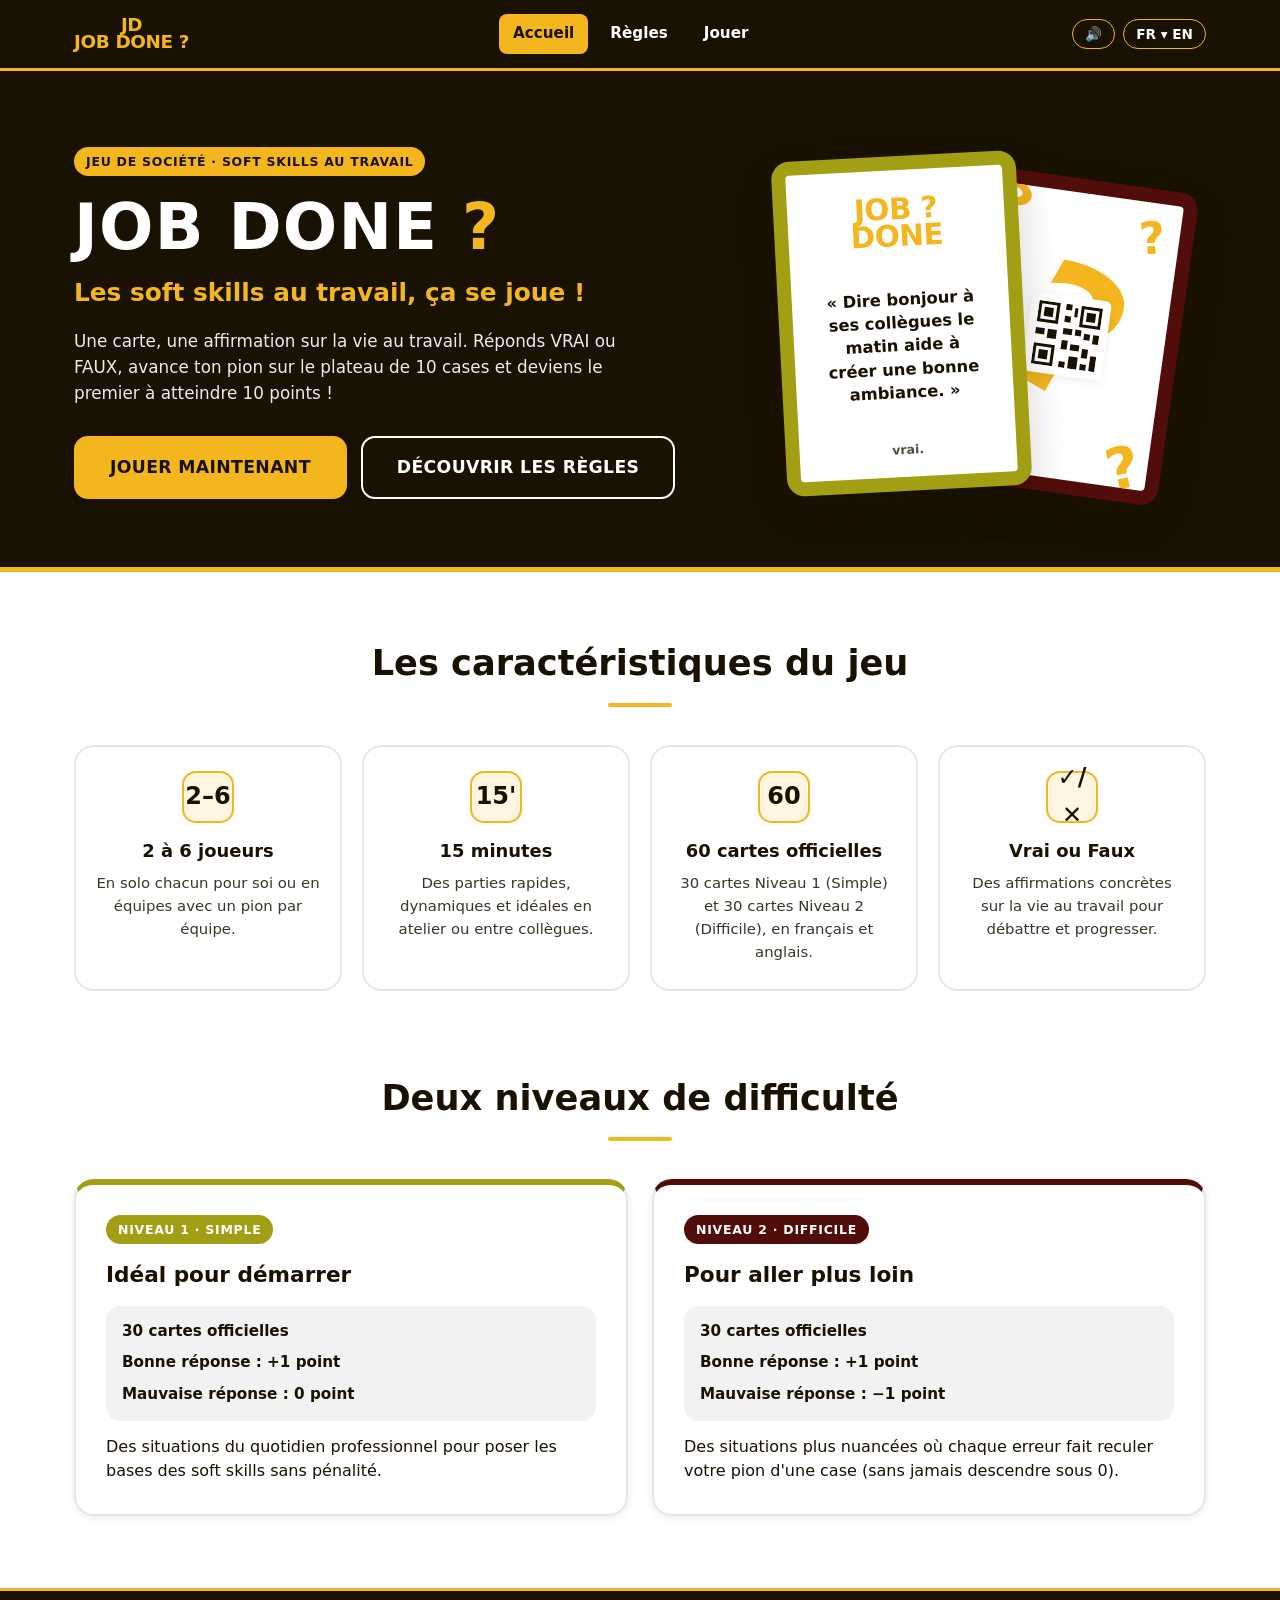
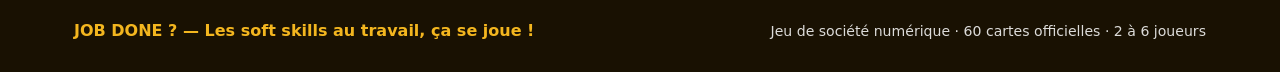
<file: pages/accueil.html>
<!DOCTYPE html>
<html lang="fr">
<head>
  <meta charset="UTF-8" />
  <meta name="viewport" content="width=device-width, initial-scale=1.0" />
  <title>JOB DONE ? — Accueil</title>
  <link rel="stylesheet" href="../css/style.css" />
  <link rel="stylesheet" href="../css/accueil.css" />
  <link rel="stylesheet" href="../css/responsive.css" />
</head>
<body>
  <header class="navbar">
    <div class="container navbar__inner">
      <a href="../index.html" class="brand">
        <span class="brand__mark">JD</span>
        <span>JOB DONE <span class="brand__accent">?</span></span>
      </a>
      <nav class="navbar__links" aria-label="Navigation principale">
        <a href="accueil.html" class="nav-link is-active" data-i18n="navHome">Accueil</a>
        <a href="regles.html" class="nav-link" data-i18n="navRules">Règles</a>
        <a href="configuration.html" class="nav-link" data-i18n="navPlay">Jouer</a>
        <a href="jeu.html" class="nav-link" data-requires-saved-game hidden data-i18n="navResume">Reprendre</a>
      </nav>
      <div class="navbar__actions">
        <button type="button" class="icon-pill-btn" data-sound-toggle>🔊</button>
        <button type="button" class="icon-pill-btn" data-lang-toggle>FR ▾ EN</button>
      </div>
    </div>
  </header>

  <div class="saved-game-banner" data-requires-saved-game hidden>
    <div class="container saved-game-banner__inner">
      <span data-i18n="savedBannerText">Une partie est actuellement sauvegardée.</span>
      <a href="jeu.html" class="btn btn--secondary btn--sm" data-i18n="btnResumeGame">REPRENDRE LA PARTIE EN COURS</a>
    </div>
  </div>

  <main>
    <section class="hero">
      <div class="container hero__grid">
        <div>
          <span class="badge badge--gold" data-i18n="heroBadge">JEU DE SOCIÉTÉ · SOFT SKILLS AU TRAVAIL</span>
          <h1 class="hero__title">JOB DONE <span>?</span></h1>
          <p class="hero__catchphrase" data-i18n="heroCatchphrase">Les soft skills au travail, ça se joue !</p>
          <p class="hero__desc" data-i18n="heroDesc">
            Une carte, une affirmation sur la vie au travail. Réponds VRAI ou FAUX, avance ton pion sur le plateau de 10 cases et deviens le premier à atteindre 10 points !
          </p>
          <div class="hero__cta">
            <a href="configuration.html" class="btn btn--primary btn--lg" data-i18n="btnPlayNow">JOUER MAINTENANT</a>
            <a href="regles.html" class="btn btn--outline-light btn--lg" data-i18n="btnDiscoverRules">DÉCOUVRIR LES RÈGLES</a>
          </div>
        </div>

        <div class="hero-cards-fan" aria-hidden="true">
          <div class="jd-card jd-card--simple hero-card-front">
            <div class="jd-card__logo">
              <span class="jd-card__logo-line">JOB ?</span>
              <span class="jd-card__logo-line">DONE</span>
            </div>
            <div class="jd-card__body">
              <p class="jd-card__statement" id="heroSampleQuote">
                Dire bonjour à ses collègues le matin aide à créer une bonne ambiance.
              </p>
            </div>
            <div class="jd-card__footer" id="heroSampleAnswer">vrai.</div>
          </div>

          <div class="jd-card jd-card--difficile jd-card--back hero-card-back">
            <span class="jd-card__qmark jd-card__qmark--tl">?</span>
            <span class="jd-card__qmark jd-card__qmark--tr">?</span>
            <span class="jd-card__qmark jd-card__qmark--main">?</span>
            <span class="jd-card__qmark jd-card__qmark--br">?</span>
            <div class="jd-card__qr-pad">
              <svg width="64" height="64" viewBox="0 0 21 21" fill="#191102" xmlns="http://www.w3.org/2000/svg">
                <path d="M0 0h7v7H0V0zm1 1v5h5V1H1zm1 1h3v3H2V2zm12-2h7v7h-7V0zm1 1v5h5V1h-5zm1 1h3v3h-3V2zM0 14h7v7H0v-7zm1 1v5h5v-5H1zm1 1h3v3H2v-3zM9 0h2v2H9V0zm3 1h1v3h-1V1zM9 4h2v2H9V4zm0 4h3v2H9V8zm4 0h2v2h-2V8zm3 1h2v2h-2V9zm3 0h2v3h-2V9zM0 9h3v2H0V9zm4 0h3v3H4V9zm5 3h2v3H9v-3zm3 1h3v2h-3v-2zm4 1h2v3h-2v-3zm3 2h2v5h-2v-5zm-7 1h3v4h-3v-4zm-3 2h2v2H9v-2zm7 0h2v2h-2v-2z"/>
              </svg>
            </div>
          </div>
        </div>
      </div>
    </section>

    <section class="section">
      <div class="container">
        <div class="section__header">
          <h2 class="section__title" data-i18n="featuresTitle">Les caractéristiques du jeu</h2>
          <div class="section__divider"></div>
        </div>
        <div class="features-grid">
          <article class="feature-card">
            <div class="feature-card__icon">2–6</div>
            <h3 class="feature-card__title" data-i18n="featPlayersTitle">2 à 6 joueurs</h3>
            <p class="feature-card__desc" data-i18n="featPlayersDesc">En solo chacun pour soi ou en équipes avec un pion par équipe.</p>
          </article>
          <article class="feature-card">
            <div class="feature-card__icon">15'</div>
            <h3 class="feature-card__title" data-i18n="featTimeTitle">15 minutes</h3>
            <p class="feature-card__desc" data-i18n="featTimeDesc">Des parties rapides, dynamiques et idéales en atelier ou entre collègues.</p>
          </article>
          <article class="feature-card">
            <div class="feature-card__icon">60</div>
            <h3 class="feature-card__title" data-i18n="featCardsTitle">60 cartes officielles</h3>
            <p class="feature-card__desc" data-i18n="featCardsDesc">30 cartes Niveau 1 (Simple) et 30 cartes Niveau 2 (Difficile), en français et anglais.</p>
          </article>
          <article class="feature-card">
            <div class="feature-card__icon">✓/✕</div>
            <h3 class="feature-card__title" data-i18n="featFormatTitle">Vrai ou Faux</h3>
            <p class="feature-card__desc" data-i18n="featFormatDesc">Des affirmations concrètes sur la vie au travail pour débattre et progresser.</p>
          </article>
        </div>
      </div>
    </section>

    <section class="section">
      <div class="container">
        <div class="section__header">
          <h2 class="section__title" data-i18n="levelsTitle">Deux niveaux de difficulté</h2>
          <div class="section__divider"></div>
        </div>
        <div class="levels-grid">
          <article class="level-card level-card--simple">
            <div><span class="badge badge--olive" data-i18n="level1Badge">NIVEAU 1 · SIMPLE</span></div>
            <h3 class="level-card__title" data-i18n="level1Title">Idéal pour démarrer</h3>
            <ul class="level-card__rules">
              <li data-i18n="level1Cards">30 cartes officielles</li>
              <li data-i18n="level1Good">Bonne réponse : +1 point</li>
              <li data-i18n="level1Bad">Mauvaise réponse : 0 point</li>
            </ul>
            <p data-i18n="level1Desc">Des situations du quotidien professionnel pour poser les bases des soft skills sans pénalité.</p>
          </article>

          <article class="level-card level-card--hard">
            <div><span class="badge badge--red" data-i18n="level2Badge">NIVEAU 2 · DIFFICILE</span></div>
            <h3 class="level-card__title" data-i18n="level2Title">Pour aller plus loin</h3>
            <ul class="level-card__rules">
              <li data-i18n="level2Cards">30 cartes officielles</li>
              <li data-i18n="level2Good">Bonne réponse : +1 point</li>
              <li data-i18n="level2Bad">Mauvaise réponse : −1 point</li>
            </ul>
            <p data-i18n="level2Desc">Des situations plus nuancées où chaque erreur fait reculer votre pion d'une case (sans jamais descendre sous 0).</p>
          </article>
        </div>
      </div>
    </section>
  </main>

  <footer class="footer">
    <div class="container footer__inner">
      <div class="footer__title" data-i18n="footerTagline">JOB DONE ? — Les soft skills au travail, ça se joue !</div>
      <div class="footer__note" data-i18n="footerNote">Jeu de société numérique · 60 cartes officielles · 2 à 6 joueurs</div>
    </div>
  </footer>

  <script src="../js/storage.js"></script>
  <script src="../js/app.js"></script>
  <script>
    (function () {
      function updateSampleQuote(lang) {
        var el = document.getElementById("heroSampleQuote");
        if (!el) return;
        el.textContent = lang === "en"
          ? "\"Saying hello to your colleagues in the morning helps create a good atmosphere.\""
          : "« Dire bonjour à ses collègues le matin aide à créer une bonne ambiance. »";
      }
      JobDone.App.initSharedUI(updateSampleQuote);
      updateSampleQuote(JobDone.App.getLang());
    })();
  </script>
</body>
</html>
</file>
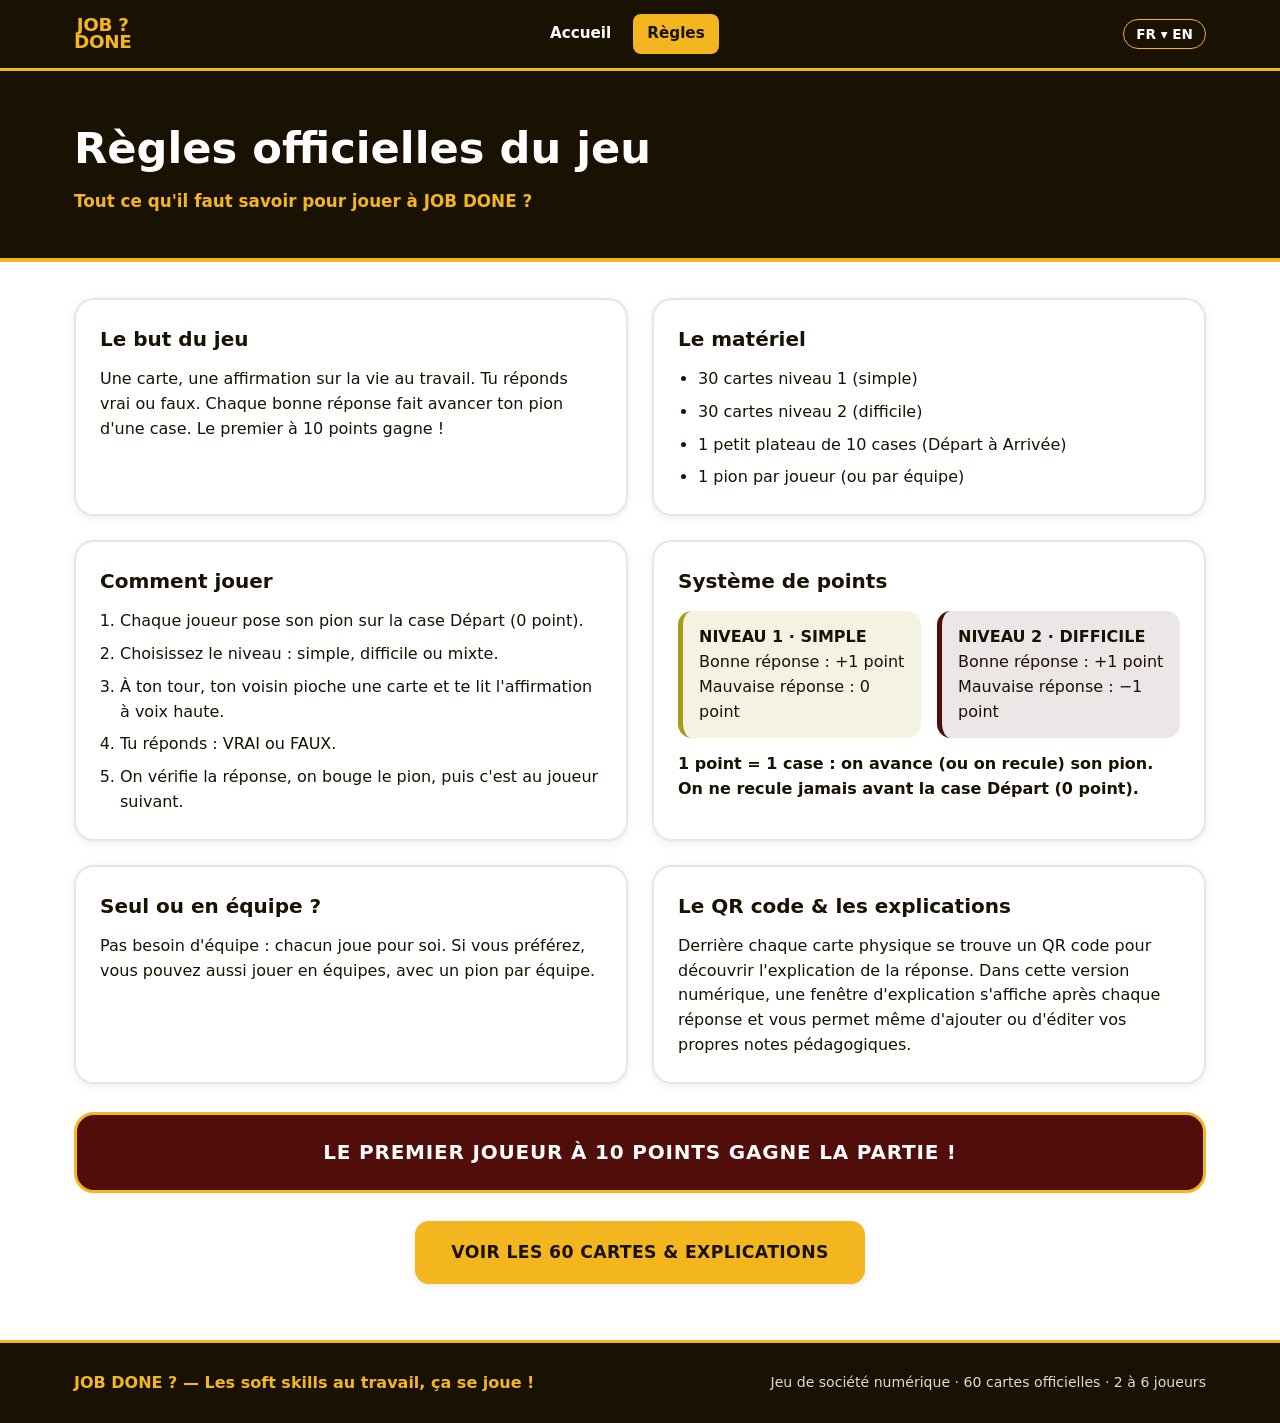
<file: pages/regles.html>
<!DOCTYPE html>
<html lang="fr">
<head>
  <meta charset="UTF-8" />
  <meta name="viewport" content="width=device-width, initial-scale=1.0" />
  <title>JOB DONE ? — Règles du jeu</title>
  <link rel="stylesheet" href="../css/style.css" />
  <link rel="stylesheet" href="../css/accueil.css" />
  <link rel="stylesheet" href="../css/responsive.css" />
</head>
<body>
  <header class="navbar">
    <div class="container navbar__inner">
      <a href="../index.html" class="brand" aria-label="JOB DONE ?">
        <span class="brand__line">JOB ?</span>
        <span class="brand__line">DONE</span>
      </a>
      <nav class="navbar__links" aria-label="Navigation principale">
        <a href="../index.html" class="nav-link" data-i18n="navHome">Les 60 cartes</a>
        <a href="regles.html" class="nav-link is-active" data-i18n="navRules">Règles</a>
      </nav>
      <div class="navbar__actions">
        <button type="button" class="icon-pill-btn" data-lang-toggle>FR ▾ EN</button>
      </div>
    </div>
  </header>

  <main>
    <section class="page-hero">
      <div class="container">
        <h1 class="page-hero__title" data-i18n="rulesTitle">Règles officielles du jeu</h1>
        <p class="page-hero__sub" data-i18n="rulesSubtitle">Tout ce qu'il faut savoir pour jouer à JOB DONE ?</p>
      </div>
    </section>

    <div class="container">
      <div class="rules-grid">
        <article class="card rules-card">
          <h2 data-i18n="rulesGoalTitle">Le but du jeu</h2>
          <p data-i18n="rulesGoalText">
            Une carte, une affirmation sur la vie au travail. Tu réponds vrai ou faux. Chaque bonne réponse fait avancer ton pion d'une case. Le premier à 10 points gagne !
          </p>
        </article>

        <article class="card rules-card">
          <h2 data-i18n="rulesMaterialTitle">Le matériel</h2>
          <ul class="rules-list">
            <li data-i18n="rulesMat1">30 cartes niveau 1 (simple)</li>
            <li data-i18n="rulesMat2">30 cartes niveau 2 (difficile)</li>
            <li data-i18n="rulesMat3">1 petit plateau de 10 cases (Départ à Arrivée)</li>
            <li data-i18n="rulesMat4">1 pion par joueur (ou par équipe)</li>
          </ul>
        </article>

        <article class="card rules-card">
          <h2 data-i18n="rulesHowTitle">Comment jouer</h2>
          <ol class="rules-list">
            <li data-i18n="rulesStep1">Chaque joueur pose son pion sur la case Départ (0 point).</li>
            <li data-i18n="rulesStep2">Choisissez le niveau : simple, difficile ou mixte.</li>
            <li data-i18n="rulesStep3">À ton tour, ton voisin pioche une carte et te lit l'affirmation à voix haute.</li>
            <li data-i18n="rulesStep4">Tu réponds : VRAI ou FAUX.</li>
            <li data-i18n="rulesStep5">On vérifie la réponse, on bouge le pion, puis c'est au joueur suivant.</li>
          </ol>
        </article>

        <article class="card rules-card">
          <h2 data-i18n="rulesPointsTitle">Système de points</h2>
          <div class="rules-points-grid">
            <div class="rules-point-box">
              <strong data-i18n="level1Badge">NIVEAU 1 · SIMPLE</strong>
              <p data-i18n="level1Good">Bonne réponse : +1 point</p>
              <p data-i18n="level1Bad">Mauvaise réponse : 0 point</p>
            </div>
            <div class="rules-point-box rules-point-box--hard">
              <strong data-i18n="level2Badge">NIVEAU 2 · DIFFICILE</strong>
              <p data-i18n="level2Good">Bonne réponse : +1 point</p>
              <p data-i18n="level2Bad">Mauvaise réponse : −1 point</p>
            </div>
          </div>
          <p><strong data-i18n="rulesPointsRule">1 point = 1 case : on avance (ou on recule) son pion. On ne recule jamais avant la case Départ (0 point).</strong></p>
        </article>

        <article class="card rules-card">
          <h2 data-i18n="rulesTeamTitle">Seul ou en équipe ?</h2>
          <p data-i18n="rulesTeamText">
            Pas besoin d'équipe : chacun joue pour soi. Si vous préférez, vous pouvez aussi jouer en équipes, avec un pion par équipe.
          </p>
        </article>

        <article class="card rules-card">
          <h2 data-i18n="rulesQrTitle">Le QR code &amp; les explications</h2>
          <p data-i18n="rulesQrText">
            Derrière chaque carte physique se trouve un QR code pour découvrir l'explication de la réponse. Dans cette version numérique, une fenêtre d'explication s'affiche après chaque réponse et vous permet même d'ajouter ou d'éditer vos propres notes pédagogiques.
          </p>
        </article>
      </div>

      <div class="rules-win-banner" data-i18n="rulesWinBanner">
        LE PREMIER JOUEUR À 10 POINTS GAGNE LA PARTIE !
      </div>

      <div style="text-align: center; margin-top: 28px;">
        <a href="../index.html" class="btn btn--primary btn--lg">VOIR LES 60 CARTES &amp; EXPLICATIONS</a>
      </div>
    </div>
  </main>

  <footer class="footer">
    <div class="container footer__inner">
      <div class="footer__title" data-i18n="footerTagline">JOB DONE ? — Les soft skills au travail, ça se joue !</div>
      <div class="footer__note" data-i18n="footerNote">Jeu de société numérique · 60 cartes officielles · 2 à 6 joueurs</div>
    </div>
  </footer>

  <script src="../js/storage.js"></script>
  <script src="../js/app.js"></script>
  <script>
    JobDone.App.initSharedUI();
  </script>
</body>
</html>
</file>
<file: css/style.css>
/* =========================================================
   JOB DONE ? — Global Design System
   Strict Palette:
   - White:        #FFFFFF
   - Golden Yellow:#F3B61F
   - Olive Green:  #A29F15
   - Dark Red:     #510D0A
   - Deep Black:   #191102
   ========================================================= */

:root {
  --color-white: #FFFFFF;
  --color-gold: #F3B61F;
  --color-olive: #A29F15;
  --color-red: #510D0A;
  --color-black: #191102;

  /* Strictly derived alpha tints from the 5 palette colors */
  --tint-black-05: rgba(25, 17, 2, 0.05);
  --tint-black-10: rgba(25, 17, 2, 0.10);
  --tint-black-20: rgba(25, 17, 2, 0.20);
  --tint-black-65: rgba(25, 17, 2, 0.65);
  --tint-gold-12: rgba(243, 182, 31, 0.12);
  --tint-gold-25: rgba(243, 182, 31, 0.25);
  --tint-olive-12: rgba(162, 159, 21, 0.12);
  --tint-olive-22: rgba(162, 159, 21, 0.22);
  --tint-red-10: rgba(81, 13, 10, 0.10);
  --tint-red-18: rgba(81, 13, 10, 0.18);

  --radius-sm: 8px;
  --radius-md: 14px;
  --radius-lg: 20px;
  --radius-pill: 999px;

  --shadow-sm: 0 2px 8px rgba(25, 17, 2, 0.08);
  --shadow-md: 0 8px 24px rgba(25, 17, 2, 0.12);
  --shadow-lg: 0 16px 40px rgba(25, 17, 2, 0.18);

  --font-sans: "Segoe UI", system-ui, -apple-system, BlinkMacSystemFont, "Helvetica Neue", Arial, sans-serif;
  --font-display: "Segoe UI", system-ui, -apple-system, BlinkMacSystemFont, "Helvetica Neue", Arial, sans-serif;

  --transition: 0.22s cubic-bezier(0.22, 1, 0.36, 1);
  --max-width: 1180px;
}

*,
*::before,
*::after {
  box-sizing: border-box;
  margin: 0;
  padding: 0;
}

html {
  scroll-behavior: smooth;
  font-size: 16px;
}

body {
  font-family: var(--font-sans);
  color: var(--color-black);
  background-color: var(--color-white);
  line-height: 1.55;
  min-height: 100vh;
  display: flex;
  flex-direction: column;
  -webkit-font-smoothing: antialiased;
}

img, svg {
  display: block;
  max-width: 100%;
}

a {
  color: inherit;
  text-decoration: none;
}

button, input, textarea, select {
  font-family: inherit;
  font-size: inherit;
}

button {
  cursor: pointer;
}

.container {
  width: 100%;
  max-width: var(--max-width);
  margin: 0 auto;
  padding: 0 24px;
}

main {
  flex: 1;
}

/* =========================================================
   NAVBAR
   ========================================================= */
.navbar {
  background-color: var(--color-black);
  color: var(--color-white);
  position: sticky;
  top: 0;
  z-index: 100;
  border-bottom: 3px solid var(--color-gold);
}

.navbar__inner {
  display: flex;
  align-items: center;
  justify-content: space-between;
  gap: 16px;
  min-height: 68px;
}

.brand {
  display: inline-flex;
  flex-direction: column;
  align-items: center;
  justify-content: center;
  font-family: var(--font-display);
  font-weight: 900;
  font-size: 1.15rem;
  line-height: 0.92;
  letter-spacing: -0.02em;
  text-transform: uppercase;
  color: var(--color-gold);
  user-select: none;
}

.brand__line {
  display: block;
}

.navbar__links {
  display: flex;
  align-items: center;
  gap: 8px;
  flex-wrap: wrap;
}

.nav-link {
  padding: 8px 14px;
  border-radius: var(--radius-sm);
  font-weight: 600;
  font-size: 0.95rem;
  color: var(--color-white);
  transition: background-color var(--transition), color var(--transition);
}

.nav-link:hover,
.nav-link.is-active {
  background-color: var(--color-gold);
  color: var(--color-black);
}

.navbar__actions {
  display: flex;
  align-items: center;
  gap: 8px;
}

.icon-pill-btn {
  background: transparent;
  color: var(--color-white);
  border: 1.5px solid var(--color-gold);
  border-radius: var(--radius-pill);
  padding: 6px 12px;
  font-size: 0.85rem;
  font-weight: 700;
  transition: background-color var(--transition), color var(--transition), transform var(--transition);
}

.icon-pill-btn:hover {
  background-color: var(--color-gold);
  color: var(--color-black);
  transform: translateY(-1px);
}

/* =========================================================
   BUTTONS
   ========================================================= */
.btn {
  display: inline-flex;
  align-items: center;
  justify-content: center;
  gap: 10px;
  padding: 13px 26px;
  border-radius: var(--radius-md);
  font-weight: 800;
  font-size: 1rem;
  letter-spacing: 0.02em;
  border: 2px solid transparent;
  transition: transform var(--transition), box-shadow var(--transition), background-color var(--transition), color var(--transition), border-color var(--transition);
}

.btn:active {
  transform: translateY(1px);
}

.btn--primary {
  background-color: var(--color-gold);
  color: var(--color-black);
  border-color: var(--color-gold);
  box-shadow: var(--shadow-sm);
}

.btn--primary:hover {
  background-color: var(--color-black);
  color: var(--color-gold);
  border-color: var(--color-black);
  transform: translateY(-2px);
  box-shadow: var(--shadow-md);
}

.btn--secondary {
  background-color: var(--color-white);
  color: var(--color-black);
  border-color: var(--color-black);
}

.btn--secondary:hover {
  background-color: var(--color-black);
  color: var(--color-white);
  transform: translateY(-2px);
}

.btn--outline-light {
  background-color: transparent;
  color: var(--color-white);
  border-color: var(--color-white);
}

.btn--outline-light:hover {
  background-color: var(--color-white);
  color: var(--color-black);
  transform: translateY(-2px);
}

.btn--olive {
  background-color: var(--color-olive);
  color: var(--color-white);
  border-color: var(--color-olive);
}

.btn--olive:hover {
  background-color: var(--color-black);
  color: var(--color-white);
  border-color: var(--color-black);
  transform: translateY(-2px);
}

.btn--danger {
  background-color: var(--color-red);
  color: var(--color-white);
  border-color: var(--color-red);
}

.btn--danger:hover {
  background-color: var(--color-black);
  color: var(--color-white);
  border-color: var(--color-black);
  transform: translateY(-2px);
}

.btn--sm {
  padding: 8px 16px;
  font-size: 0.88rem;
  border-radius: var(--radius-sm);
}

.btn--lg {
  padding: 16px 34px;
  font-size: 1.08rem;
}

/* =========================================================
   CARDS & BADGES
   ========================================================= */
.card {
  background-color: var(--color-white);
  border: 2px solid var(--tint-black-10);
  border-radius: var(--radius-lg);
  padding: 24px;
  box-shadow: var(--shadow-sm);
}

.badge {
  display: inline-flex;
  align-items: center;
  gap: 6px;
  padding: 5px 12px;
  border-radius: var(--radius-pill);
  font-size: 0.78rem;
  font-weight: 800;
  letter-spacing: 0.06em;
  text-transform: uppercase;
}

.badge--gold {
  background-color: var(--color-gold);
  color: var(--color-black);
}

.badge--olive {
  background-color: var(--color-olive);
  color: var(--color-white);
}

.badge--red {
  background-color: var(--color-red);
  color: var(--color-white);
}

.badge--black {
  background-color: var(--color-black);
  color: var(--color-white);
}

/* =========================================================
   PAWN TOKEN
   ========================================================= */
.pawn-token {
  display: inline-flex;
  align-items: center;
  justify-content: center;
  width: 34px;
  height: 34px;
  border-radius: 50%;
  font-weight: 900;
  font-size: 0.95rem;
  border: 2.5px solid var(--color-black);
  box-shadow: var(--shadow-sm);
  flex-shrink: 0;
  user-select: none;
}

.pawn-token--sm {
  width: 26px;
  height: 26px;
  font-size: 0.78rem;
  border-width: 2px;
}

/* =========================================================
   MODALS
   ========================================================= */
.modal-backdrop {
  position: fixed;
  inset: 0;
  background-color: var(--tint-black-65);
  display: flex;
  align-items: center;
  justify-content: center;
  padding: 20px;
  z-index: 500;
  opacity: 0;
  pointer-events: none;
  transition: opacity var(--transition);
}

.modal-backdrop.is-open {
  opacity: 1;
  pointer-events: auto;
}

.modal {
  background-color: var(--color-white);
  color: var(--color-black);
  border-radius: var(--radius-lg);
  border: 3px solid var(--color-black);
  width: 100%;
  max-width: 560px;
  max-height: 92vh;
  overflow-y: auto;
  padding: 28px;
  box-shadow: var(--shadow-lg);
  transform: translateY(16px) scale(0.97);
  transition: transform var(--transition);
}

.modal-backdrop.is-open .modal {
  transform: translateY(0) scale(1);
}

.modal__header {
  display: flex;
  align-items: center;
  justify-content: space-between;
  gap: 12px;
  margin-bottom: 16px;
}

.modal__title {
  font-size: 1.4rem;
  font-weight: 900;
}

.modal__actions {
  display: flex;
  gap: 12px;
  justify-content: flex-end;
  flex-wrap: wrap;
  margin-top: 22px;
}

/* =========================================================
   TOASTS
   ========================================================= */
.toast-container {
  position: fixed;
  bottom: 24px;
  right: 24px;
  display: flex;
  flex-direction: column;
  gap: 10px;
  z-index: 900;
  pointer-events: none;
}

.toast {
  background-color: var(--color-black);
  color: var(--color-white);
  border-left: 5px solid var(--color-gold);
  padding: 12px 18px;
  border-radius: var(--radius-sm);
  font-weight: 600;
  font-size: 0.92rem;
  box-shadow: var(--shadow-md);
  opacity: 0;
  transform: translateY(10px);
  transition: opacity 0.25s ease, transform 0.25s ease;
}

.toast--visible {
  opacity: 1;
  transform: translateY(0);
}

/* =========================================================
   FOOTER
   ========================================================= */
.footer {
  background-color: var(--color-black);
  color: var(--color-white);
  border-top: 3px solid var(--color-gold);
  padding: 28px 0;
  margin-top: 56px;
}

.footer__inner {
  display: flex;
  align-items: center;
  justify-content: space-between;
  gap: 16px;
  flex-wrap: wrap;
}

.footer__title {
  font-weight: 800;
  color: var(--color-gold);
  font-size: 1rem;
}

.footer__note {
  font-size: 0.88rem;
  opacity: 0.85;
}

/* =========================================================
   UTILITY ANIMATIONS
   ========================================================= */
@keyframes popIn {
  0% { opacity: 0; transform: scale(0.92); }
  100% { opacity: 1; transform: scale(1); }
}

@keyframes shakeX {
  0%, 100% { transform: translateX(0); }
  20% { transform: translateX(-7px); }
  40% { transform: translateX(7px); }
  60% { transform: translateX(-5px); }
  80% { transform: translateX(5px); }
}

@keyframes pulseGold {
  0%, 100% { box-shadow: 0 0 0 0 rgba(243, 182, 31, 0.55); }
  50% { box-shadow: 0 0 0 10px rgba(243, 182, 31, 0); }
}

.anim-pop {
  animation: popIn 0.3s cubic-bezier(0.22, 1, 0.36, 1);
}

.anim-shake {
  animation: shakeX 0.4s ease;
}

/* =========================================================
   PHYSICAL PLAYING CARD DESIGN (Official JOB DONE ? Look)
   Matches reference: thick Olive (#A29F15) or Dark Red (#510D0A)
   outer frame, white inner face, stacked gold "JOB ? / DONE"
   ========================================================= */
.jd-card {
  background-color: var(--color-white);
  border-radius: 18px;
  border: 14px solid var(--color-olive);
  box-shadow: var(--shadow-lg);
  display: flex;
  flex-direction: column;
  justify-content: space-between;
  align-items: center;
  text-align: center;
  padding: 26px 24px 18px;
  position: relative;
  overflow: hidden;
  transition: transform var(--transition), box-shadow var(--transition), border-color var(--transition);
}

.jd-card--simple {
  border-color: var(--color-olive);
}

.jd-card--difficile {
  border-color: var(--color-red);
}

.jd-card__logo {
  font-family: var(--font-display);
  font-weight: 900;
  color: var(--color-gold);
  line-height: 0.92;
  letter-spacing: -0.02em;
  text-transform: uppercase;
  font-size: 1.85rem;
  user-select: none;
  margin-bottom: 12px;
}

.jd-card__logo-line {
  display: block;
}

.jd-card__body {
  flex: 1;
  display: flex;
  flex-direction: column;
  align-items: center;
  justify-content: center;
  padding: 16px 8px;
  width: 100%;
}

.jd-card__statement {
  font-size: clamp(1.18rem, 2.2vw, 1.48rem);
  font-weight: 700;
  line-height: 1.42;
  color: var(--color-black);
  max-width: 34ch;
}

.jd-card__sub {
  margin-top: 12px;
  font-size: 0.88rem;
  font-style: italic;
  color: var(--color-black);
  opacity: 0.65;
  max-width: 38ch;
}

.jd-card__footer {
  width: 100%;
  display: flex;
  align-items: center;
  justify-content: center;
  gap: 8px;
  font-size: 0.78rem;
  font-weight: 700;
  color: var(--color-black);
  opacity: 0.75;
  padding-top: 10px;
}

/* Back of card (Carte dos) with golden "?" pattern and centered QR code */
.jd-card--back {
  background-color: var(--color-white);
  justify-content: center;
  align-items: center;
  padding: 24px;
}

.jd-card__qmark {
  position: absolute;
  color: var(--color-gold);
  font-weight: 900;
  line-height: 1;
  user-select: none;
  pointer-events: none;
}

.jd-card__qmark--main {
  font-size: 11rem;
  transform: rotate(22deg);
  top: 50%;
  left: 50%;
  margin-top: -5.6rem;
  margin-left: -3.2rem;
}

.jd-card__qmark--tl {
  font-size: 3.4rem;
  top: -8px;
  left: 10px;
  transform: rotate(35deg);
}

.jd-card__qmark--tr {
  font-size: 2.8rem;
  top: 14px;
  right: 14px;
  transform: rotate(-12deg);
}

.jd-card__qmark--br {
  font-size: 3.6rem;
  bottom: -10px;
  right: 8px;
  transform: rotate(-20deg);
}

.jd-card__qr-pad {
  position: relative;
  z-index: 2;
  background-color: var(--color-white);
  padding: 8px;
  border-radius: 6px;
  box-shadow: var(--shadow-sm);
}
</file>
<file: css/accueil.css>
/* =========================================================
   JOB DONE ? — Accueil & Règles Styles
   ========================================================= */

.saved-game-banner {
  background-color: var(--color-gold);
  color: var(--color-black);
  padding: 12px 0;
  border-bottom: 2px solid var(--color-black);
}

.saved-game-banner__inner {
  display: flex;
  align-items: center;
  justify-content: space-between;
  gap: 16px;
  flex-wrap: wrap;
  font-weight: 700;
}

/* HERO */
.hero {
  background-color: var(--color-black);
  color: var(--color-white);
  padding: 72px 0 64px;
  position: relative;
  overflow: hidden;
  border-bottom: 5px solid var(--color-gold);
}

.hero__grid {
  display: grid;
  grid-template-columns: 1.25fr 0.9fr;
  gap: 48px;
  align-items: center;
}

.hero__title {
  font-size: clamp(2.6rem, 5vw, 4.2rem);
  font-weight: 900;
  line-height: 1.05;
  letter-spacing: 0.02em;
  margin: 18px 0 12px;
}

.hero__title span {
  color: var(--color-gold);
}

.hero__catchphrase {
  font-size: clamp(1.2rem, 2.2vw, 1.55rem);
  font-weight: 700;
  color: var(--color-gold);
  margin-bottom: 16px;
}

.hero__desc {
  font-size: 1.05rem;
  max-width: 560px;
  margin-bottom: 30px;
  opacity: 0.92;
}

.hero__cta {
  display: flex;
  gap: 14px;
  flex-wrap: wrap;
}

/* HERO CARD PREVIEW (Physical Card Fan) */
.hero-cards-fan {
  display: flex;
  align-items: center;
  justify-content: center;
  position: relative;
  min-height: 360px;
}

.hero-card-front {
  width: 245px;
  min-height: 335px;
  z-index: 2;
  transform: rotate(-3deg);
}

.hero-card-front:hover {
  transform: rotate(0deg) translateY(-4px);
}

.hero-card-back {
  width: 225px;
  min-height: 315px;
  margin-left: -70px;
  margin-top: 24px;
  transform: rotate(8deg);
  z-index: 1;
}

.hero-card-front .jd-card__statement {
  font-size: 1.02rem;
}

/* SECTIONS */
.section {
  padding: 64px 0 16px;
}

.section__header {
  text-align: center;
  max-width: 680px;
  margin: 0 auto 38px;
}

.section__title {
  font-size: clamp(1.65rem, 3vw, 2.2rem);
  font-weight: 900;
  margin-bottom: 8px;
}

.section__divider {
  width: 64px;
  height: 4px;
  background-color: var(--color-gold);
  border-radius: var(--radius-pill);
  margin: 12px auto 0;
}

/* FEATURES GRID */
.features-grid {
  display: grid;
  grid-template-columns: repeat(4, 1fr);
  gap: 20px;
}

.feature-card {
  background-color: var(--color-white);
  border: 2px solid var(--tint-black-10);
  border-radius: var(--radius-lg);
  padding: 24px 20px;
  text-align: center;
  transition: transform var(--transition), border-color var(--transition), box-shadow var(--transition);
}

.feature-card:hover {
  transform: translateY(-4px);
  border-color: var(--color-gold);
  box-shadow: var(--shadow-md);
}

.feature-card__icon {
  width: 52px;
  height: 52px;
  margin: 0 auto 14px;
  border-radius: var(--radius-md);
  background-color: var(--tint-gold-12);
  border: 2px solid var(--color-gold);
  display: flex;
  align-items: center;
  justify-content: center;
  font-size: 1.5rem;
  font-weight: 900;
  color: var(--color-black);
}

.feature-card__title {
  font-size: 1.12rem;
  font-weight: 800;
  margin-bottom: 8px;
}

.feature-card__desc {
  font-size: 0.93rem;
  opacity: 0.85;
}

/* LEVELS GRID */
.levels-grid {
  display: grid;
  grid-template-columns: repeat(2, 1fr);
  gap: 24px;
}

.level-card {
  background-color: var(--color-white);
  border-radius: var(--radius-lg);
  padding: 30px;
  border: 2px solid var(--tint-black-10);
  border-top-width: 6px;
  box-shadow: var(--shadow-sm);
  display: flex;
  flex-direction: column;
  gap: 14px;
}

.level-card--simple {
  border-top-color: var(--color-olive);
}

.level-card--hard {
  border-top-color: var(--color-red);
}

.level-card__title {
  font-size: 1.35rem;
  font-weight: 900;
}

.level-card__rules {
  list-style: none;
  display: flex;
  flex-direction: column;
  gap: 8px;
  padding: 14px 16px;
  border-radius: var(--radius-md);
  background-color: var(--tint-black-05);
  font-weight: 700;
  font-size: 0.95rem;
}

/* RULES PAGE */
.page-hero {
  background-color: var(--color-black);
  color: var(--color-white);
  padding: 44px 0;
  border-bottom: 4px solid var(--color-gold);
  margin-bottom: 36px;
}

.page-hero__title {
  font-size: clamp(1.9rem, 3.5vw, 2.7rem);
  font-weight: 900;
  margin-bottom: 6px;
}

.page-hero__sub {
  color: var(--color-gold);
  font-weight: 600;
  font-size: 1.05rem;
}

.rules-grid {
  display: grid;
  grid-template-columns: repeat(2, 1fr);
  gap: 24px;
}

.rules-card h2 {
  font-size: 1.25rem;
  font-weight: 900;
  margin-bottom: 12px;
  display: flex;
  align-items: center;
  gap: 10px;
}

.rules-list {
  padding-left: 20px;
  display: flex;
  flex-direction: column;
  gap: 8px;
}

.rules-points-grid {
  display: grid;
  grid-template-columns: 1fr 1fr;
  gap: 16px;
  margin: 14px 0;
}

.rules-point-box {
  padding: 14px 16px;
  border-radius: var(--radius-md);
  border-left: 5px solid var(--color-olive);
  background-color: var(--tint-olive-12);
}

.rules-point-box--hard {
  border-left-color: var(--color-red);
  background-color: var(--tint-red-10);
}

.rules-win-banner {
  margin-top: 28px;
  background-color: var(--color-red);
  color: var(--color-white);
  border-radius: var(--radius-lg);
  padding: 22px 28px;
  text-align: center;
  font-size: 1.25rem;
  font-weight: 900;
  letter-spacing: 0.04em;
  border: 3px solid var(--color-gold);
}
</file>
<file: css/responsive.css>
/* =========================================================
   JOB DONE ? — Responsive Design (Tablets & Smartphones)
   ========================================================= */

@media (max-width: 1024px) {
  .hero__grid {
    grid-template-columns: 1fr;
    gap: 32px;
  }

  .features-grid {
    grid-template-columns: repeat(2, 1fr);
  }

  .config-layout {
    grid-template-columns: 1fr;
  }

  .summary-panel {
    position: static;
  }

  .game-main-grid {
    grid-template-columns: 1fr;
  }

  .board-track {
    grid-template-columns: repeat(6, 1fr);
  }
}

@media (max-width: 720px) {
  .container {
    padding: 0 16px;
  }

  .navbar__inner {
    padding: 10px 0;
  }

  .brand {
    font-size: 1.15rem;
  }

  .hero {
    padding: 44px 0 40px;
  }

  .features-grid,
  .levels-grid,
  .rules-grid,
  .rules-points-grid,
  .option-grid,
  .option-grid--3,
  .players-inputs,
  .feedback-meta-grid {
    grid-template-columns: 1fr;
  }

  .board-track {
    grid-template-columns: repeat(4, 1fr);
    gap: 6px;
  }

  .board-cell {
    min-height: 72px;
    padding: 6px 4px;
  }

  .question-card {
    padding: 22px 18px;
  }

  .question-card__statement {
    font-size: 1.25rem;
    min-height: 110px;
    padding: 12px 4px 20px;
  }

  .answer-buttons {
    grid-template-columns: 1fr;
    gap: 12px;
  }

  .answer-btn {
    padding: 18px 20px;
    font-size: 1.2rem;
    min-height: 62px;
  }

  .active-turn-banner__name {
    font-size: 1.2rem;
  }

  .modal {
    padding: 20px 18px;
  }

  .toast-container {
    left: 16px;
    right: 16px;
    bottom: 16px;
  }
}

@media (max-width: 420px) {
  .board-track {
    grid-template-columns: repeat(3, 1fr);
  }

  .hero__cta .btn {
    width: 100%;
  }
}
</file>
